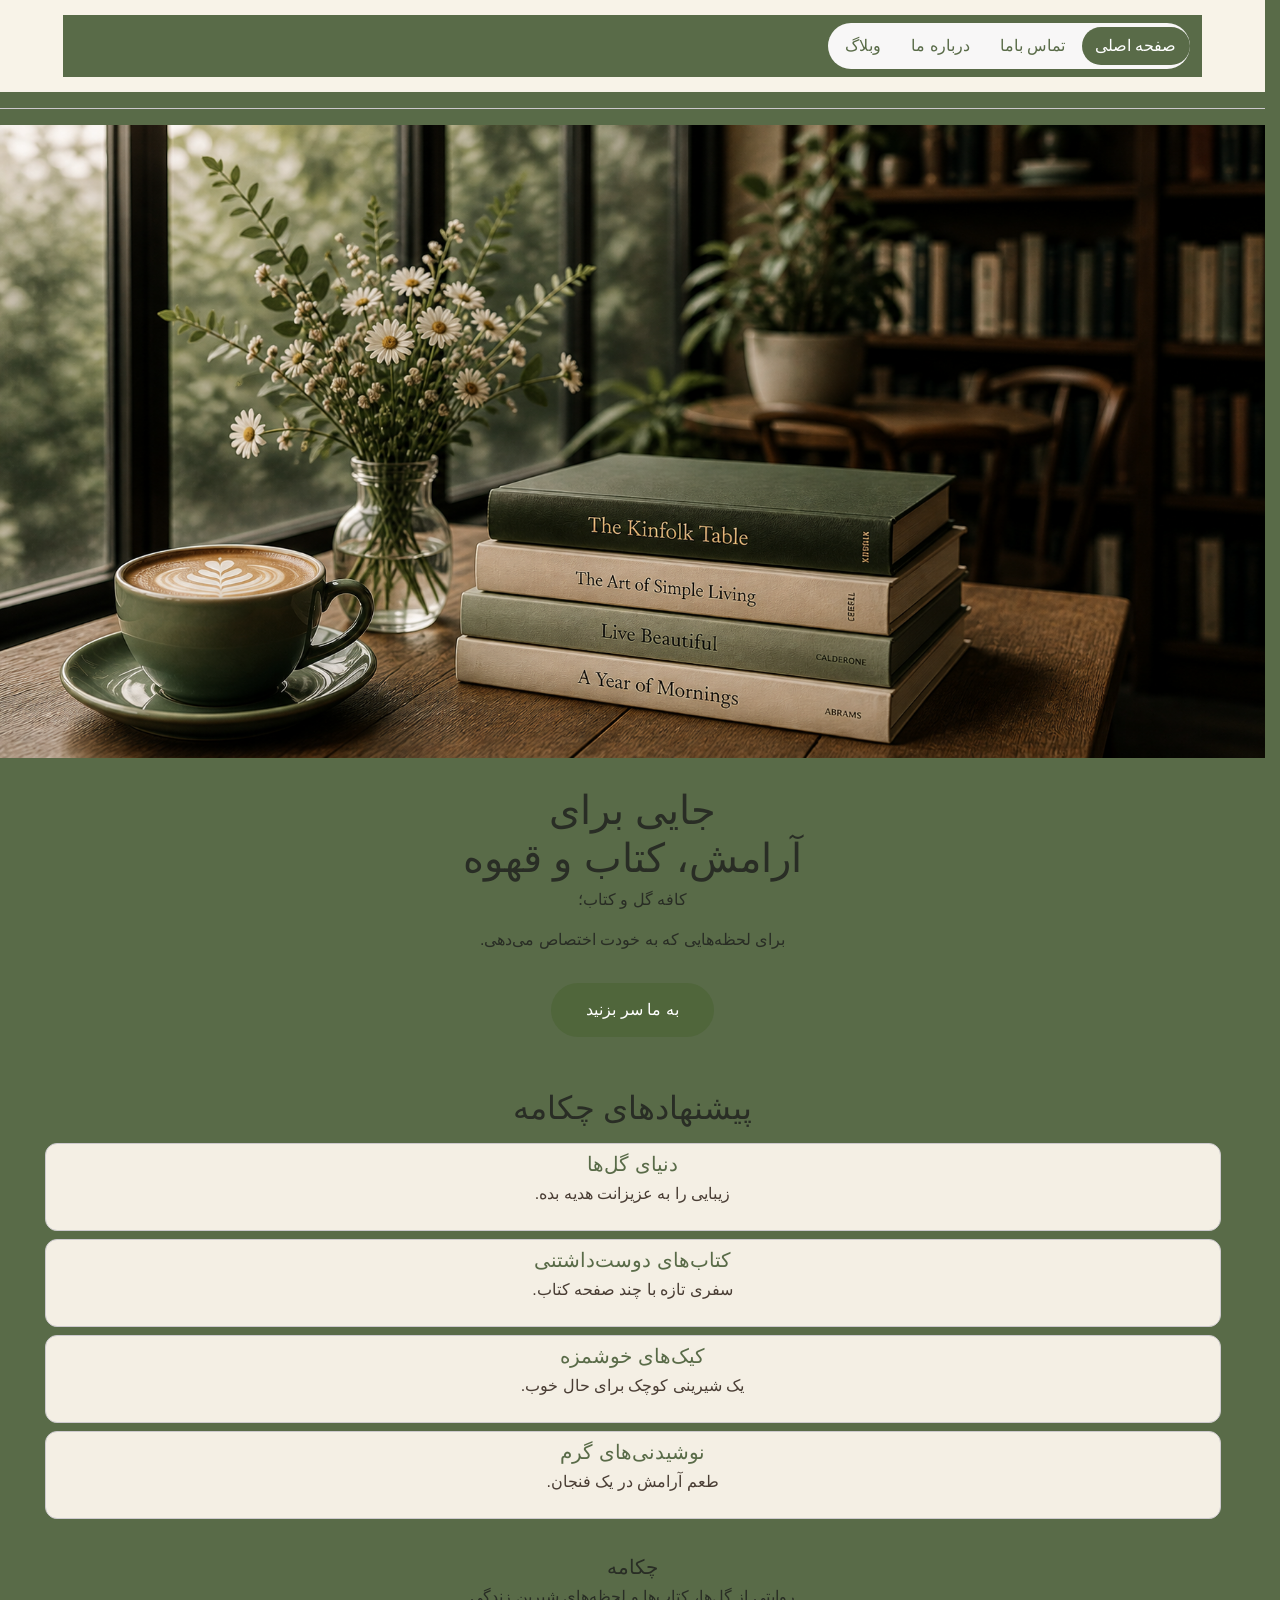
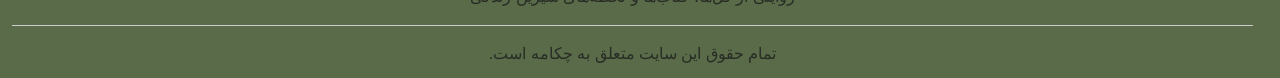
<file: cafe site/index.html>
<!DOCTYPE html>
<html lang="fa" dir="rtl">
<head>
    <meta charset="UTF-8">
    <meta name="viewport" content="width=device-width, initial-scale=1.0">
    <title>index</title>
    <link rel="stylesheet" href="css/style.css">
    <link rel="stylesheet" href="css/bootstrap.min.css">
</head>
<body>

    <header>
        <nav class="navbar sm:navbar-expand">
            <div class="container-fluid">
              <button class="btn-icon navbar-toggler" type="button" data-bs-toggle="drawer" data-bs-target="#navbarNavAltMarkup" aria-controls="navbarNavAltMarkup" aria-expanded="false" aria-label="Toggle navigation">
                <span class="navbar-toggler-icon" aria-hidden="true"></span>
              </button>
              <dialog class="drawer drawer-end" tabindex="-1" id="navbarNavAltMarkup" aria-labelledby="navbarNavAltMarkupLabel">
                <div class="drawer-header">
                  <h5 class="drawer-title" id="navbarNavAltMarkupLabel">Menu</h5>
                  <button type="button" class="btn-close" data-bs-dismiss="drawer" aria-label="Close"></button>
                </div>
                <div class="drawer-body">
                  <div class="nav nav-pills navbar-nav">
                    <a href="index.html" class="nav-link active" aria-current="page" href="#">صفحه اصلی</a>
                    <a href="contact.html" class="nav-link" href="#">تماس باما</a>
                    <a href="about.html" class="nav-link" href="#">درباره ما</a>
                    <a href="blog.html" class="nav-link" href="#">وبلاگ</a>
                  </div>
                </div>
              </dialog>
            </div>
          </nav>
    </header>
    <hr>
    <div>
    <img src="img/book h.png" class="img-fluid" alt="...">
        
            <h1 class="text-center text-center mt-8">جایی برای<br>آرامش، کتاب و قهوه</h1>
            <p class="text-center">کافه گل و کتاب؛</p>
            <p class="text-center">برای لحظه‌هایی که به خودت اختصاص می‌دهی.</p>
            <div class="text-center">
                <button class="button text-center mt-8 mb-10">به ما سر بزنید</button>
            </div>
        
        </div>
    </section>

    <div class="container my-5">

        <h2 class="text-center mb-5">پیشنهادهای چکامه</h2>
    
        <div class="row">
    
            <div class="col-md-3 mb-3">
                <div class="card p-3 text-center">
                    <h4>دنیای گل‌ها</h4>
                    <p>زیبایی را به عزیزانت هدیه بده.</p>
                </div>
            </div>
    
            <div class="col-md-3 mb-3">
                <div class="card p-3 text-center">
                    <h4>کتاب‌های دوست‌داشتنی</h4>
                    <p>سفری تازه با چند صفحه کتاب.</p>
                </div>
            </div>
    
            <div class="col-md-3 mb-3">
                <div class="card p-3 text-center">
                    <h4>کیک‌های خوشمزه</h4>
                    <p>یک شیرینی کوچک برای حال خوب.</p>
                </div>
            </div>
    
            <div class="col-md-3 mb-3">
                <div class="card p-3 text-center">
                    <h4>نوشیدنی‌های گرم</h4>
                    <p>طعم آرامش در یک فنجان.</p>
                </div>
            </div>
    
        </div>
    </div>

   

    <footer class="text-white text-center p-4 mt-5" style="background-color: #596B48;">

        <h4>چکامه</h4>
    
        <p>روایتی از گل‌ها، کتاب‌ها و لحظه‌های شیرین زندگی</p>

    
        <hr>
    
        <p class="mb-0">تمام حقوق این سایت متعلق به چکامه است.</p>
    
    </footer>

</body>
</html>
</file>
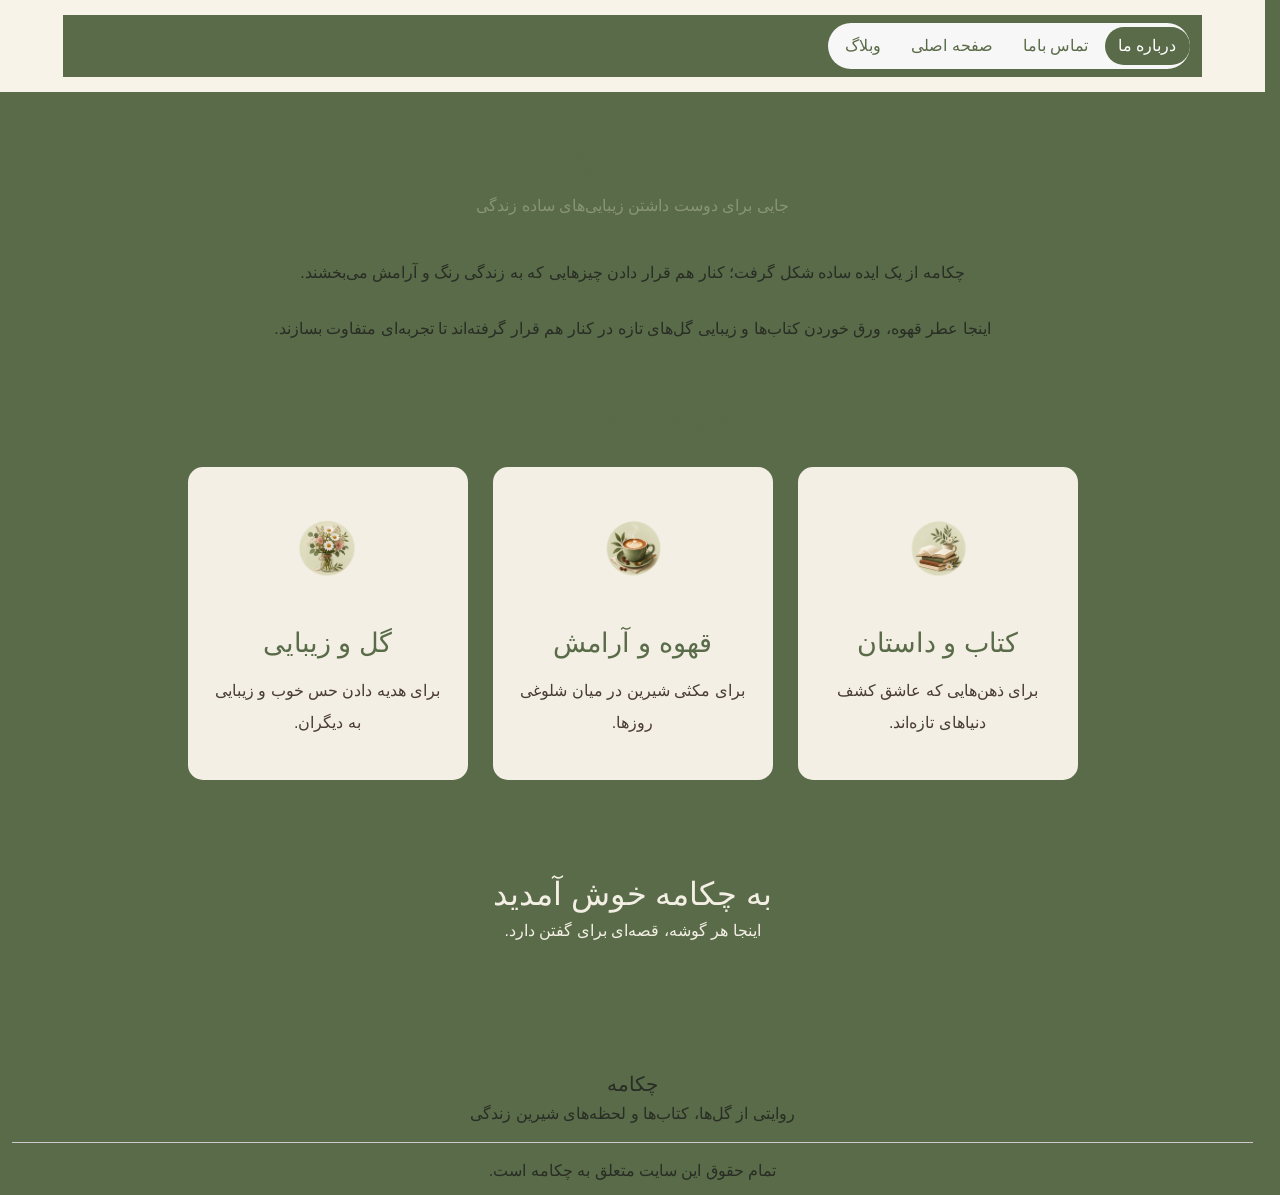
<file: cafe site/about.html>
<!DOCTYPE html>
<html lang="fa" dir="rtl">
<head>
    <meta charset="UTF-8">
    <meta name="viewport" content="width=device-width, initial-scale=1.0">
    <title>index</title>
    <link rel="stylesheet" href="css/style.css">
    <link rel="stylesheet" href="css/bootstrap.min.css">
</head>
<body>

    <header>
        <nav class="navbar sm:navbar-expand bg-1 fg-2">
            <div class="container-fluid">
              <button class="btn-icon navbar-toggler" type="button" data-bs-toggle="drawer" data-bs-target="#navbarNavAltMarkup" aria-controls="navbarNavAltMarkup" aria-expanded="false" aria-label="Toggle navigation">
                <span class="navbar-toggler-icon" aria-hidden="true"></span>
              </button>
              <dialog class="drawer drawer-end" tabindex="-1" id="navbarNavAltMarkup" aria-labelledby="navbarNavAltMarkupLabel">
                <div class="drawer-header">
                  <h5 class="drawer-title" id="navbarNavAltMarkupLabel">Menu</h5>
                  <button type="button" class="btn-close" data-bs-dismiss="drawer" aria-label="Close"></button>
                </div>
                <div class="drawer-body">
                  <div class="nav nav-pills navbar-nav">
                    <a href="about.html" class="nav-link active" aria-current="page" href="#">درباره ما </a>
                    <a href="contact.html" class="nav-link" href="#">تماس باما</a>
                    <a href="index.html" class="nav-link" href="#"> صفحه اصلی</a>
                    <a href="blog.html" class="nav-link" href="#">وبلاگ</a>
                  </div>
                </div>
              </dialog>
            </div>
          </nav>
    </header>
    
    <section class="about-page">

        <div class="about-title">
            <h1>داستان چکامه</h1>
            <p>جایی برای دوست داشتن زیبایی‌های ساده زندگی</p>
        </div>
    
        <div class="about-text">
            <p>
                چکامه از یک ایده ساده شکل گرفت؛
                کنار هم قرار دادن چیزهایی که به زندگی رنگ و آرامش می‌بخشند.
            </p>
    
            <p>
                اینجا عطر قهوه، ورق خوردن کتاب‌ها و زیبایی گل‌های تازه
                در کنار هم قرار گرفته‌اند تا تجربه‌ای متفاوت بسازند.
            </p>
        </div>
    
        <h2 class="about-subtitle">دنیای کوچک ما</h2>
    
        <div class="about-cards">
    
            <div class="about-card">
                <img src="img/book.png" alt="کتاب">
                <h3>کتاب و داستان</h3>
                <p>برای ذهن‌هایی که عاشق کشف دنیاهای تازه‌اند.</p>
            </div>
    
            <div class="about-card">
                <img src="img/coffe.png" alt="قهوه">
                <h3>قهوه و آرامش</h3>
                <p>برای مکثی شیرین در میان شلوغی روزها.</p>
            </div>
    
            <div class="about-card">
                <img src="img/flower.png" alt="گل">
                <h3>گل و زیبایی</h3>
                <p>برای هدیه دادن حس خوب و زیبایی به دیگران.</p>
            </div>
    
        </div>
    
        <div class="about-end">
            <h2>به چکامه خوش آمدید</h2>
            <p>اینجا هر گوشه، قصه‌ای برای گفتن دارد.</p>
        </div>
    
    </section>
    
<footer class="text-white text-center p-4 mt-5" style="background-color: #596B48;">

    <h4>چکامه</h4>

    <p>روایتی از گل‌ها، کتاب‌ها و لحظه‌های شیرین زندگی</p>


    <hr>

    <p class="mb-0">تمام حقوق این سایت متعلق به چکامه است.</p>

</footer>

</body>
</html>
</file>
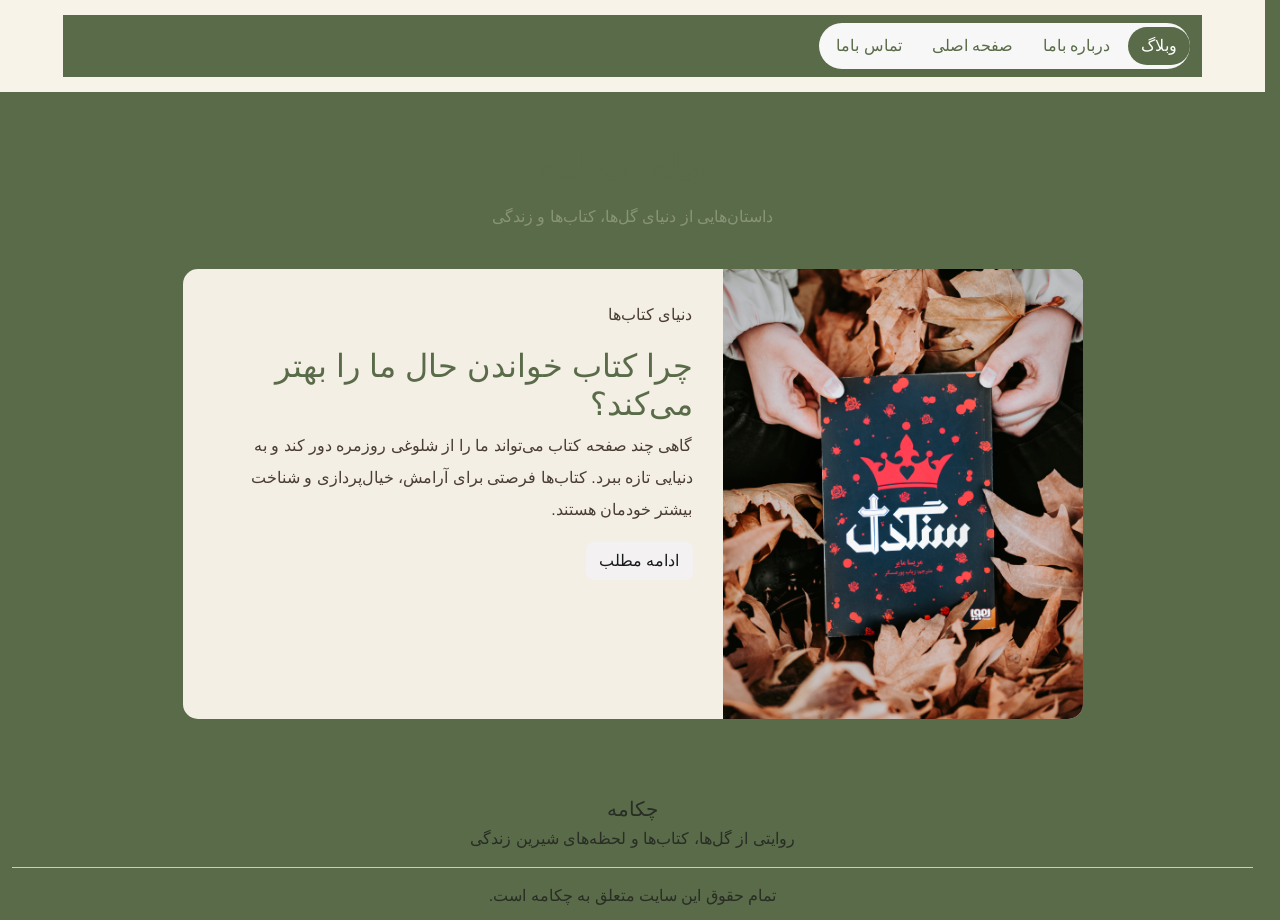
<file: cafe site/blog.html>
<!DOCTYPE html>
<html lang="fa" dir="rtl">
<head>
    <meta charset="UTF-8">
    <meta name="viewport" content="width=device-width, initial-scale=1.0">
    <title>index</title>
    <link rel="stylesheet" href="css/style.css">
    <link rel="stylesheet" href="css/bootstrap.min.css">
</head>
<body>

    <header>
        <nav class="navbar sm:navbar-expand bg-1 fg-2">
            <div class="container-fluid">
              <button class="btn-icon navbar-toggler" type="button" data-bs-toggle="drawer" data-bs-target="#navbarNavAltMarkup" aria-controls="navbarNavAltMarkup" aria-expanded="false" aria-label="Toggle navigation">
                <span class="navbar-toggler-icon" aria-hidden="true"></span>
              </button>
              <dialog class="drawer drawer-end" tabindex="-1" id="navbarNavAltMarkup" aria-labelledby="navbarNavAltMarkupLabel">
                <div class="drawer-header">
                  <h5 class="drawer-title" id="navbarNavAltMarkupLabel">Menu</h5>
                  <button type="button" class="btn-close" data-bs-dismiss="drawer" aria-label="Close"></button>
                </div>
                <div class="drawer-body">
                  <div class="nav nav-pills navbar-nav">
                    <a href="blog.html" class="nav-link active" aria-current="page" href="#">وبلاگ</a>
                    <a href="about.html" class="nav-link" href="#">درباره باما</a>
                    <a href="index.html" class="nav-link" href="#"> صفحه اصلی</a>
                    <a href="contact.html" class="nav-link" href="#">تماس باما</a>
                  </div>
                </div>
              </dialog>
            </div>
          </nav>
    </header>

    <section class="blog-page">

        <div class="blog-title">
            <h1>مجله چکامه</h1>
            <p>داستان‌هایی از دنیای گل‌ها، کتاب‌ها و زندگی</p>
        </div>
    
        <div class="blog-card">
    
            <img src="img/blog.jpg" alt="کتاب و گل">
    
            <div class="blog-text">
                <p>دنیای کتاب‌ها</p>
                <h2>چرا کتاب خواندن حال ما را بهتر می‌کند؟</h2>
    
                <p>
                    گاهی چند صفحه کتاب می‌تواند ما را از شلوغی روزمره
                    دور کند و به دنیایی تازه ببرد. کتاب‌ها فرصتی برای
                    آرامش، خیال‌پردازی و شناخت بیشتر خودمان هستند.
                </p>
    
                <a href="single-blog.html" class="btn btn-success">
                    ادامه مطلب
                </a>
            </div>
    
        </div>
    
    </section>

<footer class="text-white text-center p-4 mt-5" style="background-color: #596B48;">

    <h4>چکامه</h4>

    <p>روایتی از گل‌ها، کتاب‌ها و لحظه‌های شیرین زندگی</p>


    <hr>

    <p class="mb-0">تمام حقوق این سایت متعلق به چکامه است.</p>

</footer>

</body>
</html>
</file>
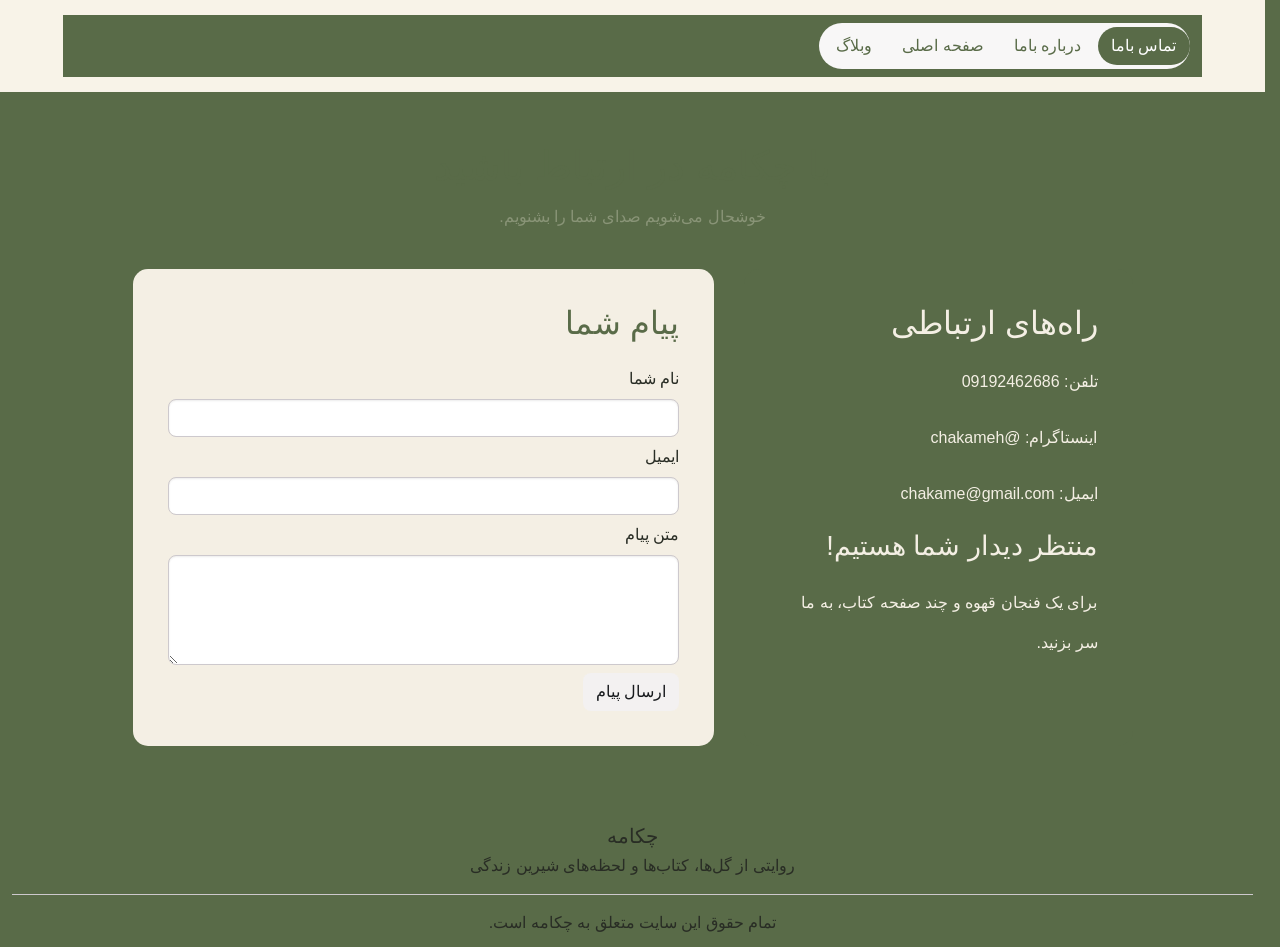
<file: cafe site/contact.html>
<!DOCTYPE html>
<html lang="fa" dir="rtl">
<head>
    <meta charset="UTF-8">
    <meta name="viewport" content="width=device-width, initial-scale=1.0">
    <title>index</title>
    <link rel="stylesheet" href="css/style.css">
    <link rel="stylesheet" href="css/bootstrap.min.css">
</head>
<body>

    <header>
        <nav class="navbar sm:navbar-expand bg-1 fg-2">
            <div class="container-fluid">
              <button class="btn-icon navbar-toggler" type="button" data-bs-toggle="drawer" data-bs-target="#navbarNavAltMarkup" aria-controls="navbarNavAltMarkup" aria-expanded="false" aria-label="Toggle navigation">
                <span class="navbar-toggler-icon" aria-hidden="true"></span>
              </button>
              <dialog class="drawer drawer-end" tabindex="-1" id="navbarNavAltMarkup" aria-labelledby="navbarNavAltMarkupLabel">
                <div class="drawer-header">
                  <h5 class="drawer-title" id="navbarNavAltMarkupLabel">Menu</h5>
                  <button type="button" class="btn-close" data-bs-dismiss="drawer" aria-label="Close"></button>
                </div>
                <div class="drawer-body">
                  <div class="nav nav-pills navbar-nav">
                    <a href="contact.html" class="nav-link active" aria-current="page" href="#">تماس باما </a>
                    <a href="about.html" class="nav-link" href="#">درباره باما</a>
                    <a href="index.html" class="nav-link" href="#"> صفحه اصلی</a>
                    <a href="blog.html" class="nav-link" href="#">وبلاگ</a>
                  </div>
                </div>
              </dialog>
            </div>
          </nav>
    </header>
    
    <section class="contact-page">

        <div class="contact-title">
            <h1>با چکامه در ارتباط باشید</h1>
            <p>خوشحال می‌شویم صدای شما را بشنویم.</p>
        </div>
    
        <div class="contact-content">
    
            <div class="contact-info">
                <h2>راه‌های ارتباطی</h2>
    
                <p>تلفن: 09192462686</p>
                <p>اینستاگرام: @chakameh</p>
                <p>ایمیل: chakame@gmail.com</p>
    
                <h3>منتظر دیدار شما هستیم!</h3>
                <p>برای یک فنجان قهوه و چند صفحه کتاب، به ما سر بزنید.</p>
            </div>
    
            <div class="contact-form">
                <h2>پیام شما</h2>
    
                <form>
                    <label>نام شما</label>
                    <input type="text" class="form-control mb-3">
    
                    <label>ایمیل</label>
                    <input type="email" class="form-control mb-3">
    
                    <label>متن پیام</label>
                    <textarea class="form-control mb-3" rows="4"></textarea>
    
                    <button type="submit" class="btn btn-success">
                        ارسال پیام
                    </button>
                </form>
            </div>
    
        </div>
    
    </section>
    
<footer class="text-white text-center p-4 mt-5" style="background-color: #596B48;">

    <h4>چکامه</h4>

    <p>روایتی از گل‌ها، کتاب‌ها و لحظه‌های شیرین زندگی</p>


    <hr>

    <p class="mb-0">تمام حقوق این سایت متعلق به چکامه است.</p>

</footer>

</body>
</html>
</file>
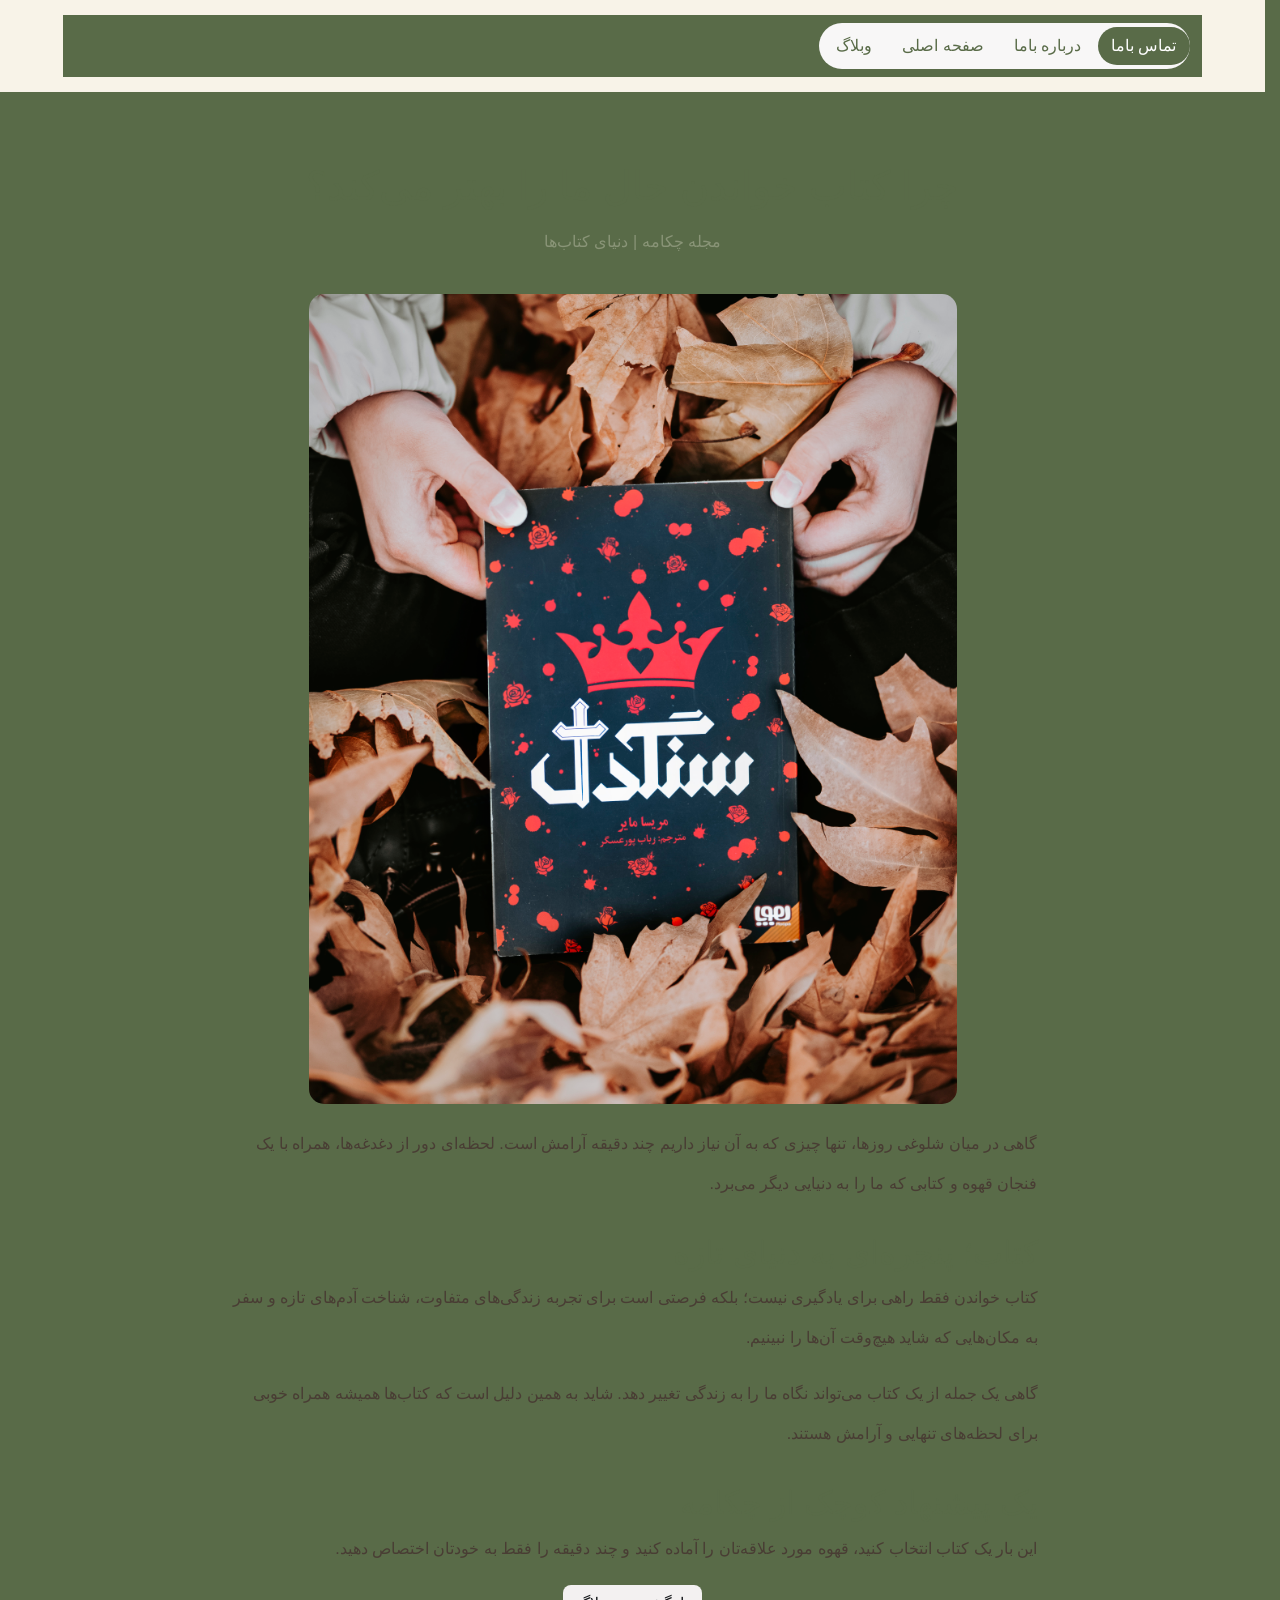
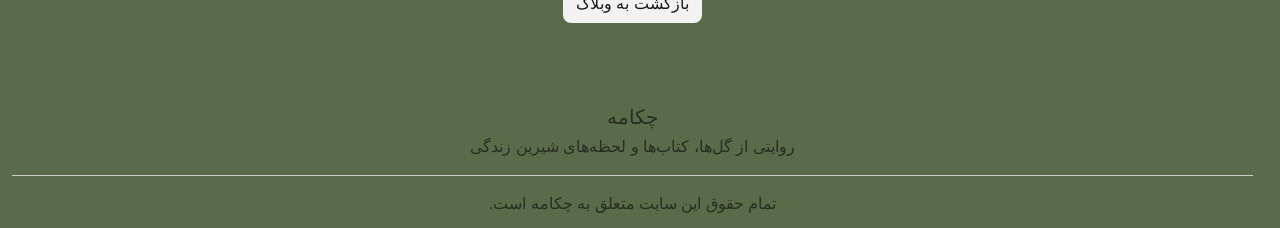
<file: cafe site/single-blog.html>
<!DOCTYPE html>
<html lang="fa" dir="rtl">
<head>
    <meta charset="UTF-8">
    <meta name="viewport" content="width=device-width, initial-scale=1.0">
    <title>index</title>
    <link rel="stylesheet" href="css/style.css">
    <link rel="stylesheet" href="css/bootstrap.min.css">
</head>
<body>

    <header>
        <nav class="navbar sm:navbar-expand bg-1 fg-2">
            <div class="container-fluid">
              <button class="btn-icon navbar-toggler" type="button" data-bs-toggle="drawer" data-bs-target="#navbarNavAltMarkup" aria-controls="navbarNavAltMarkup" aria-expanded="false" aria-label="Toggle navigation">
                <span class="navbar-toggler-icon" aria-hidden="true"></span>
              </button>
              <dialog class="drawer drawer-end" tabindex="-1" id="navbarNavAltMarkup" aria-labelledby="navbarNavAltMarkupLabel">
                <div class="drawer-header">
                  <h5 class="drawer-title" id="navbarNavAltMarkupLabel">Menu</h5>
                  <button type="button" class="btn-close" data-bs-dismiss="drawer" aria-label="Close"></button>
                </div>
                <div class="drawer-body">
                  <div class="nav nav-pills navbar-nav">
                    <a href="contact.html" class="nav-link active" aria-current="page" href="#">تماس باما </a>
                    <a href="about.html" class="nav-link" href="#">درباره باما</a>
                    <a href="index.html" class="nav-link" href="#"> صفحه اصلی</a>
                    <a href="blog.html" class="nav-link" href="#">وبلاگ</a>
                  </div>
                </div>
              </dialog>
            </div>
          </nav>
    </header>
<section class="single-blog">

    <h1>چرا کتاب خواندن حال ما را بهتر می‌کند؟</h1>

    <p class="blog-date">مجله چکامه | دنیای کتاب‌ها</p>

    <img src="img/blog.jpg" alt="کتاب و گل">

    <div class="single-blog-text">

        <p>
            گاهی در میان شلوغی روزها، تنها چیزی که به آن نیاز داریم
            چند دقیقه آرامش است. لحظه‌ای دور از دغدغه‌ها، همراه با
            یک فنجان قهوه و کتابی که ما را به دنیایی دیگر می‌برد.
        </p>

        <h2>کتاب؛ پنجره‌ای به دنیای تازه</h2>

        <p>
            کتاب خواندن فقط راهی برای یادگیری نیست؛ بلکه فرصتی است
            برای تجربه زندگی‌های متفاوت، شناخت آدم‌های تازه و
            سفر به مکان‌هایی که شاید هیچ‌وقت آن‌ها را نبینیم.
        </p>

        <p>
            گاهی یک جمله از یک کتاب می‌تواند نگاه ما را به زندگی
            تغییر دهد. شاید به همین دلیل است که کتاب‌ها همیشه
            همراه خوبی برای لحظه‌های تنهایی و آرامش هستند.
        </p>

        <h2>یک پیشنهاد کوچک از چکامه</h2>

        <p>
            این بار یک کتاب انتخاب کنید، قهوه مورد علاقه‌تان را
            آماده کنید و چند دقیقه را فقط به خودتان اختصاص دهید.
        </p>

    </div>

    <a href="blog.html" class="btn btn-success">بازگشت به وبلاگ</a>

</section>

<footer class="text-white text-center p-4 mt-5" style="background-color: #596B48;">

    <h4>چکامه</h4>

    <p>روایتی از گل‌ها، کتاب‌ها و لحظه‌های شیرین زندگی</p>


    <hr>

    <p class="mb-0">تمام حقوق این سایت متعلق به چکامه است.</p>

</footer>

</body>
</html>
</file>
<file: cafe site/css/style.css>
body {
    font-family: Tahoma, sans-serif;
    background-color: #596B48;
    color: #292d25;
}

header {
    background-color: #f8f3e8;
    padding: 15px 5%;
    align-items: center;
}

.logo {
    align-items: center;
    gap: 10px;
    color: #59452e;
}


.com {
    height: 650px;
    background-color: #292d25;
    padding: 5%;
    color: white;
}

.img-h{
    height: 400px;
    display: flex;
}
.button {
    background-color: #50663b;
    color: white;
    border: none;
    padding: 15px 35px;
    border-radius: 30px;
    margin-top: 15px;
    font-family: inherit;
}

.about {
    text-align: center;
    padding: 30px 7%;
}


.card {
    background-color: #F4EFE4;
    color: #493D34;
}

.card h4 {
    color: #596B48;
}


.img{
    height: 250px;
    width: 150px;
}
 

.footer {
    background-color: #647653;
    color: white;
    padding: 25px 5%;
    text-align: center;
    display: flex;
}

.navbar {
    background-color: #596B48;
}

.navbar .nav-link {
    color: #F4EFE4;
}

.navbar .nav-link:hover {
    color: #D9BFA9;
}

.drawer {
    background-color: #F4EFE4;
}

.drawer .nav-link {
    color: #596B48;
}

.drawer .nav-link.active {
    background-color: #596B48;
    color: white;
}

.drawer-title {
    color: #596B48;
}


.about-page {
    padding: 50px 30px;
    text-align: center;
}

.about-title {
    margin-bottom: 35px;
}

.about-title h1 {
    color: #596B48;
    font-size: 38px;
}

.about-title p {
    color: #899477;
}

.about-text {
    max-width: 750px;
    margin: auto;
    line-height: 2.5;
}

.about-subtitle {
    color: #596B48;
    margin: 50px 0 30px;
}

.about-cards {
    display: flex;
    justify-content: center;
    gap: 25px;
}

.about-card {
    background-color: #F4EFE4;
    width: 280px;
    padding: 25px;
    border-radius: 15px;
    text-align: center;
}

.about-card img {
    width: 120px;
    height: 120px;
    object-fit: contain;
}

.about-card h3 {
    color: #596B48;
    margin: 15px 0;
}

.about-card p {
    color: #493D34;
    line-height: 2;
}

.about-end {
    background-color: #596B48;
    color: #F4EFE4;
    padding: 35px;
    margin-top: 60px;
    border-radius: 15px;
}

.about-end h2 {
    color: #F4EFE4;
}

.contact-page {
    padding: 50px 30px;
}

.contact-title {
    text-align: center;
    margin-bottom: 40px;
}

.contact-title h1 {
    color: #596B48;
}

.contact-title p {
    color: #899477;
    margin-top: 15px;
}

.contact-content {
    display: flex;
    justify-content: center;
    gap: 30px;
    max-width: 1000px;
    margin: auto;
}

.contact-info {
    background-color: #596B48;
    color: #F4EFE4;
    padding: 35px;
    width: 40%;
    border-radius: 15px;
    line-height: 2.5;
}

.contact-info h2,
.contact-info h3 {
    color: #F4EFE4;
    margin-bottom: 20px;
}

.contact-form {
    background-color: #F4EFE4;
    padding: 35px;
    width: 60%;
    border-radius: 15px;
}

.contact-form h2 {
    color: #596B48;
    margin-bottom: 25px;
}

.contact-form input,
.contact-form textarea {
    margin-top: 8px;
}

.blog-page {
    padding: 50px 30px;
}

.blog-title {
    text-align: center;
    margin-bottom: 40px;
}

.blog-title h1 {
    color: #596B48;
}

.blog-title p {
    color: #899477;
    margin-top: 15px;
}

.blog-card {
    display: flex;
    max-width: 900px;
    margin: auto;
    background-color: #F4EFE4;
    border-radius: 15px;
    overflow: hidden;
}

.blog-card img {
    width: 40%;
    object-fit: cover;
}

.blog-text {
    padding: 30px;
    color: #493D34;
    line-height: 2;
}

.blog-text h2 {
    color: #596B48;
}

.single-blog {
    max-width: 850px;
    margin: 50px auto;
    padding: 20px;
    text-align: center;
}

.single-blog h1 {
    color: #596B48;
}

.blog-date {
    color: #899477;
    margin: 20px;
}

.single-blog img {
    width: 80%;
    border-radius: 15px;
    margin: 20px 0;
}

.single-blog-text {
    text-align: right;
    line-height: 2.5;
    color: #493D34;
}

.single-blog-text h2 {
    color: #596B48;
    margin-top: 30px;
}
</file>
